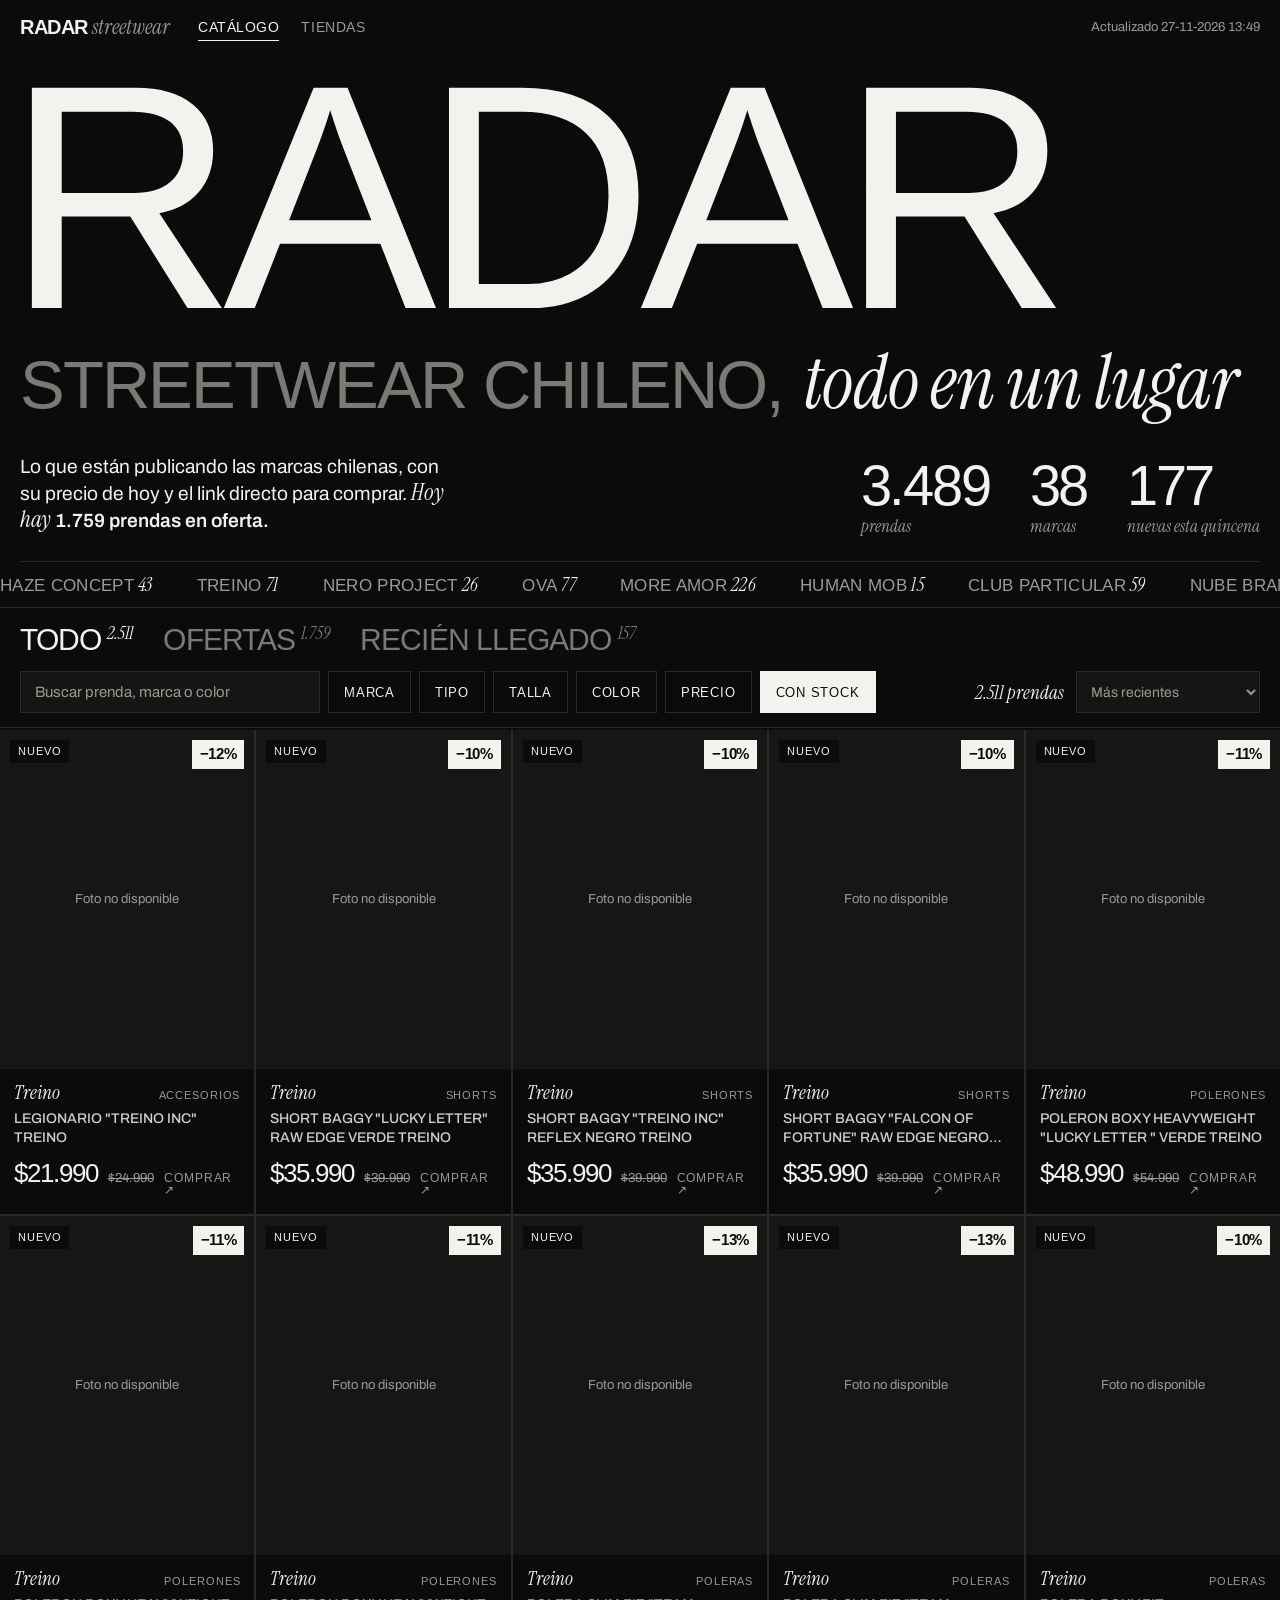
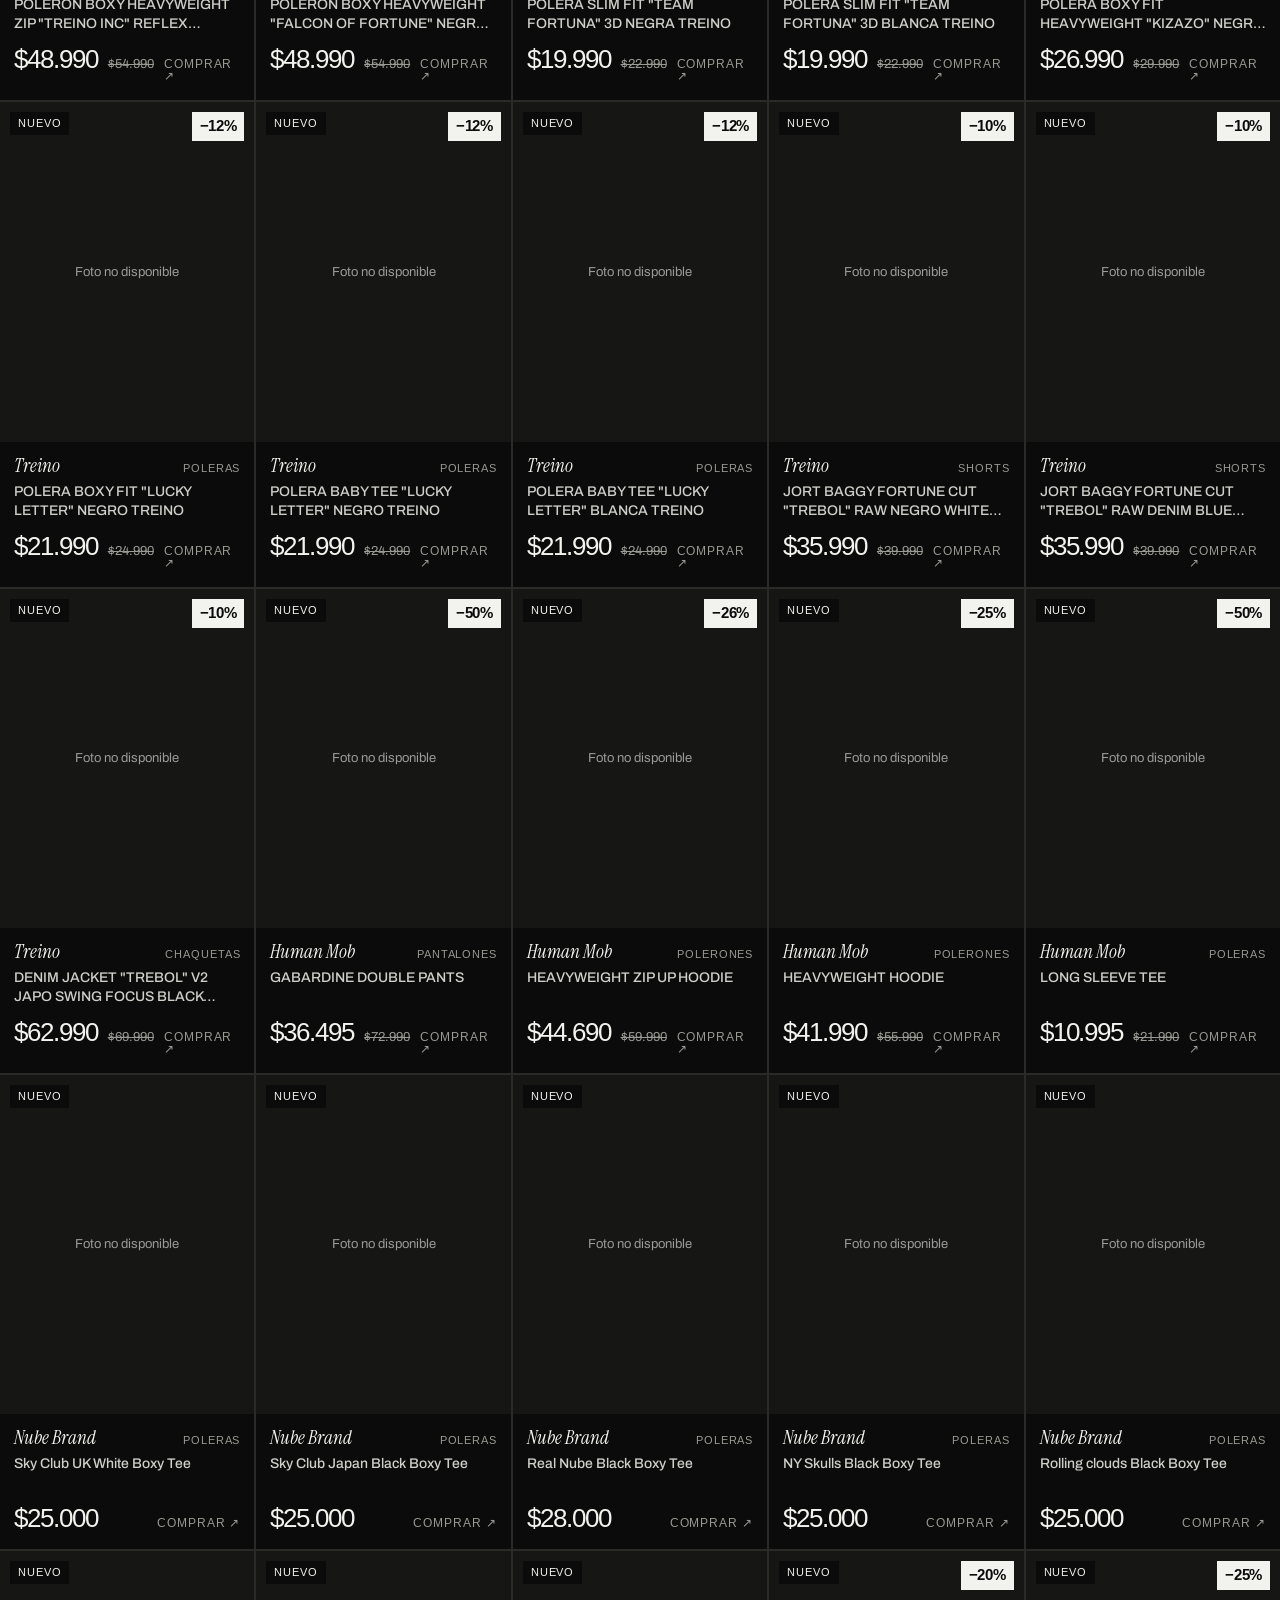
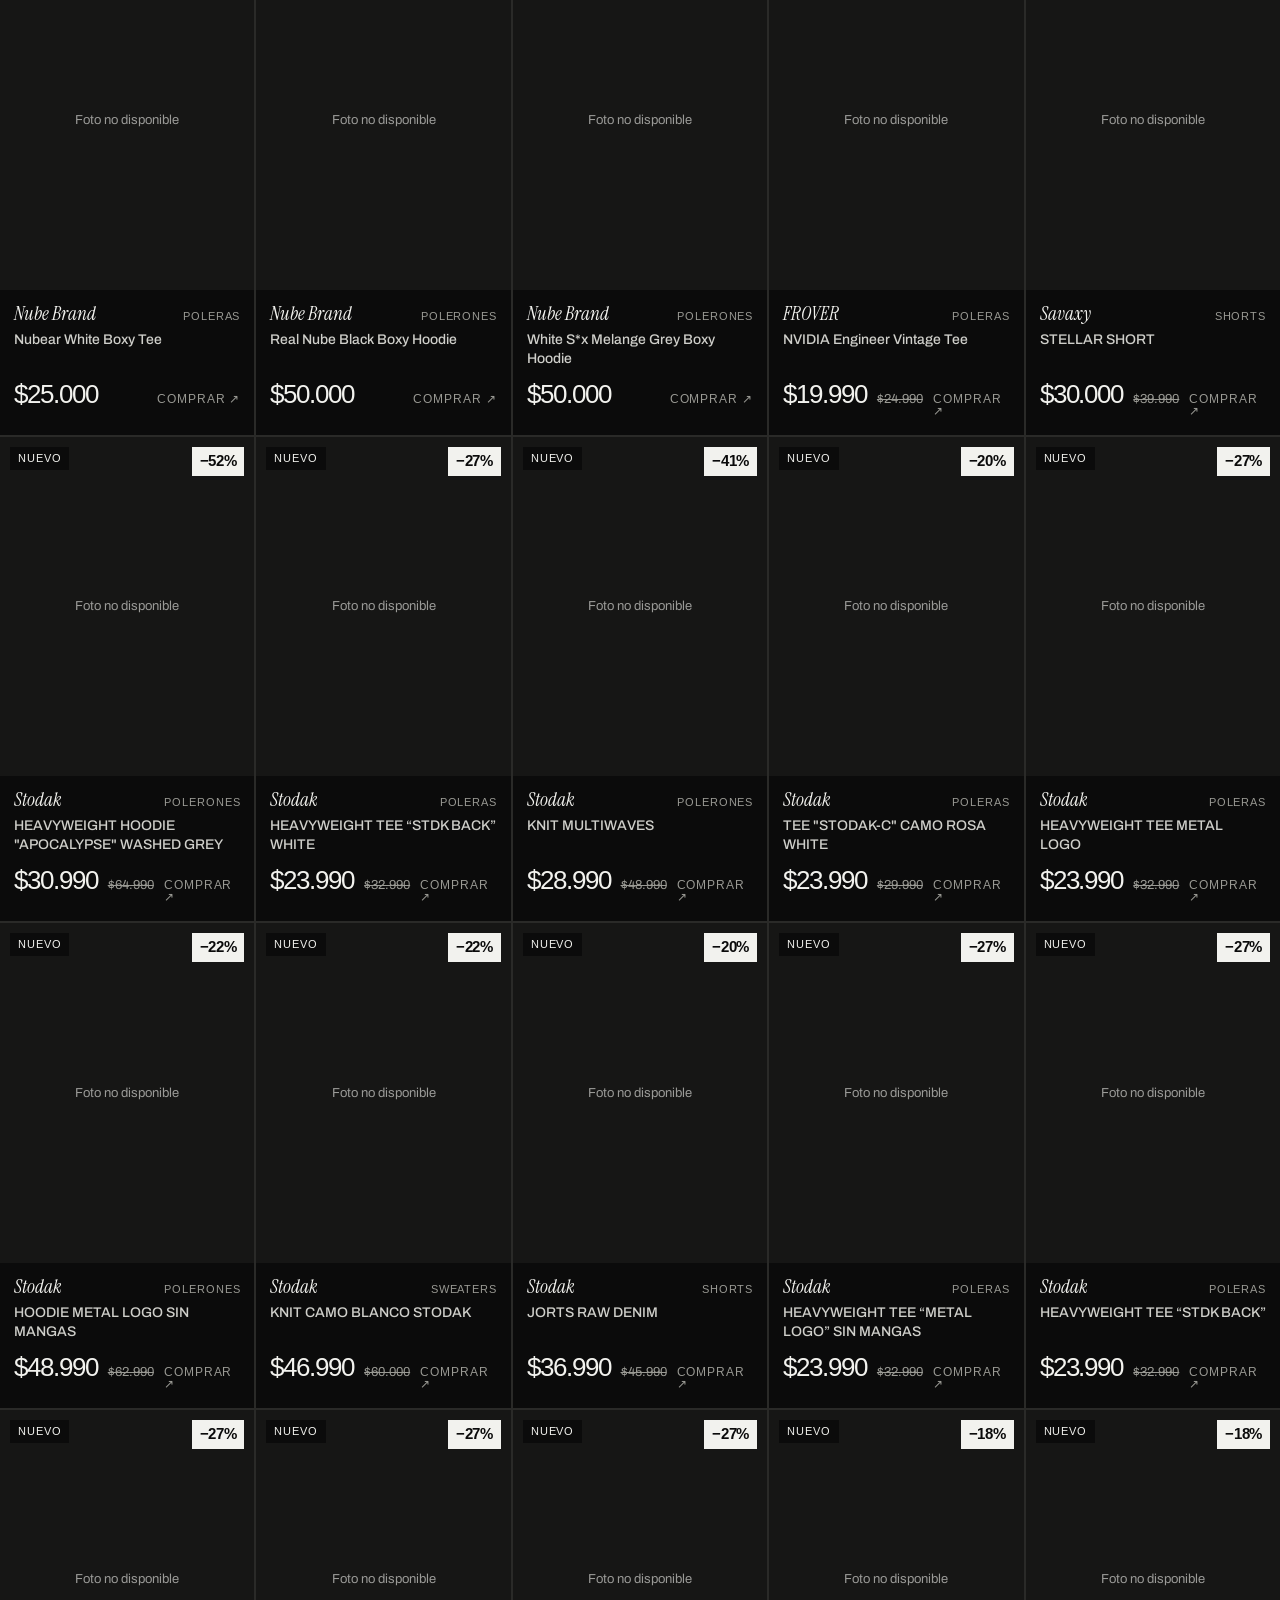
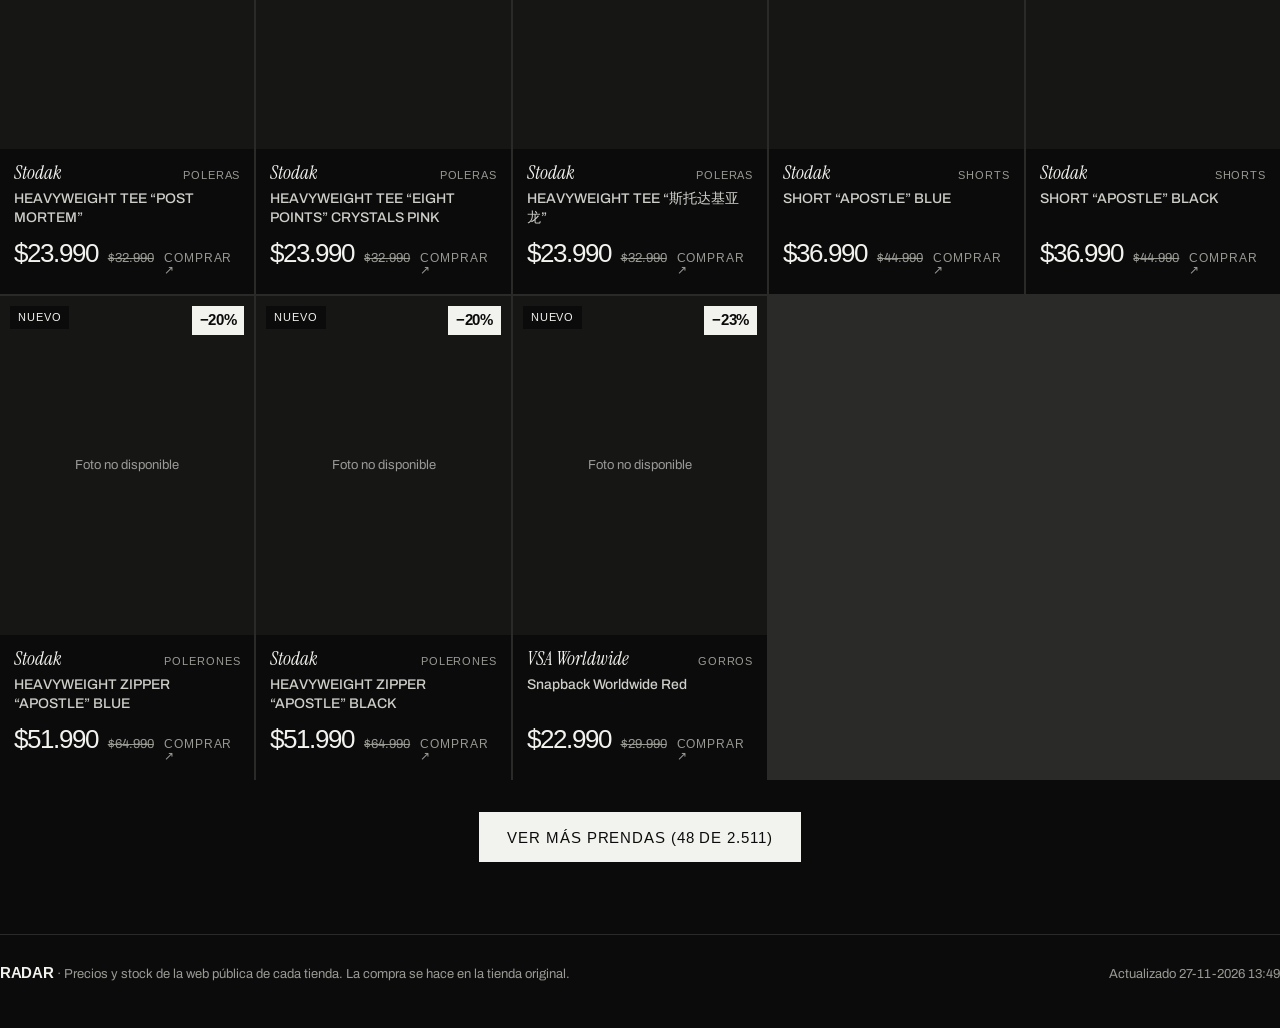
<file: index.html>
<!doctype html>
<html lang="es">
<head>
<meta charset="utf-8">
<meta name="viewport" content="width=device-width,initial-scale=1,viewport-fit=cover">
<title>Radar Streetwear CL</title>
<meta name="description" content="Todo lo que publican las marcas chilenas de streetwear en un solo lugar: precios, ofertas y tallas, actualizado a diario.">
<meta name="theme-color" content="#0b0b0b">
<link rel="preconnect" href="https://fonts.googleapis.com"><link rel="preconnect" href="https://fonts.gstatic.com" crossorigin>
<link href="https://fonts.googleapis.com/css2?family=Arimo:ital,wght@0,400;0,700;1,400&family=Archivo:wght@400;500;600&family=Instrument+Serif:ital@0;1&display=swap" rel="stylesheet">
<link rel="stylesheet" href="propuestas/core.css">
<style>
/* RADAR — negro de lookbook. Tres voces tipográficas:
   Arimo (grotesca ancha) para lo grande y las cifras · Instrument Serif cursiva para marcas y acentos · Archivo para leer.
   Escala con saltos fuertes: 25vw / 7vw / 56px / 24px / 15px / 12px. */
:root{
  --bg:#0b0b0b; --fg:#f2f2ee; --muted:#9a9a94; --dim:#7a7a74; --line:#2a2a28; --surface:#151514; --hover:#1f1f1d;
  --font:"Archivo",system-ui,sans-serif; --display:"Arimo","Helvetica Neue",Arial,sans-serif; --serif:"Instrument Serif",Georgia,serif;
  --radius-sm:0px; --max:1600px; --gut:20px; --focus:#f2f2ee;
  color-scheme:dark;
}
.top{position:sticky;top:0;z-index:30;background:var(--bg);border-bottom:1px solid transparent;transition:border-color .2s}
body.scrolled .top{border-bottom-color:var(--line)}
.top .wrap{display:flex;align-items:center;height:54px;gap:28px}
.mark{font:700 20px/1 var(--display);letter-spacing:-.02em;text-decoration:none;text-transform:uppercase}
.mark em{font:italic 400 21px/1 var(--serif);text-transform:none;letter-spacing:0;margin-left:4px;color:var(--muted)}
.nav{display:flex;gap:22px;font:400 14px/1 var(--display);text-transform:uppercase;letter-spacing:.04em}
.nav a{text-decoration:none;color:var(--muted);padding:6px 0;border-bottom:1px solid transparent}
.nav a[aria-current="page"]{color:var(--fg);border-color:var(--fg)}
.stamp{margin-left:auto;color:var(--muted);font-size:13px}

/* portada */
.hero{padding-top:18px}
.word{margin:0 0 0 -.045em;font:400 clamp(110px,25vw,420px)/.78 var(--display);letter-spacing:-.042em;text-transform:uppercase;white-space:nowrap}
.tagline{display:flex;flex-wrap:wrap;align-items:baseline;gap:0 .3em;margin:.35em 0 0;font:400 clamp(26px,5.2vw,86px)/1 var(--display);text-transform:uppercase;letter-spacing:-.03em;color:var(--dim)}
.tagline i{font:italic 400 1.12em/1 var(--serif);text-transform:none;letter-spacing:-.01em;color:var(--fg)}
.hero-row{display:grid;grid-template-columns:minmax(0,1fr) auto;gap:32px;align-items:end;margin-top:34px;padding-bottom:26px;border-bottom:1px solid var(--line)}
.lead{margin:0;font-size:clamp(17px,1.5vw,21px);line-height:1.4;max-width:40ch}
.lead b{font-weight:600}
.lead i{font:italic 400 1.2em/1 var(--serif)}
.figs{display:flex;gap:40px}
.fig b{display:block;font:400 clamp(40px,4.4vw,68px)/.9 var(--display);letter-spacing:-.04em}
.fig span{display:block;margin-top:6px;font:italic 400 17px/1 var(--serif);color:var(--muted)}

/* cinta de marcas */
.ticker{overflow:hidden;border-bottom:1px solid var(--line);white-space:nowrap}
.ticker .run{display:inline-flex;gap:44px;padding:13px 0;animation:run 70s linear infinite;font:400 17px/1 var(--display);text-transform:uppercase;letter-spacing:.02em;color:var(--muted)}
.ticker .run i{font:italic 400 19px/1 var(--serif);color:var(--fg);margin-left:4px}
.ticker:hover .run{animation-play-state:paused}
@keyframes run{to{transform:translateX(-50%)}}

/* barra de pestañas y filtros */
.bar{position:sticky;top:54px;z-index:25;background:var(--bg);padding:16px 0 14px;border-bottom:1px solid var(--line)}
.tabs{display:flex;gap:30px;margin-bottom:16px;overflow-x:auto;scrollbar-width:none}
.tab{background:none;border:0;padding:0;cursor:pointer;font:400 30px/1 var(--display);text-transform:uppercase;letter-spacing:-.03em;color:var(--dim);white-space:nowrap;transition:color .15s}
.tab .c{font:italic 400 18px/1 var(--serif);margin-left:6px;vertical-align:super;letter-spacing:0;text-transform:none}
.tab[aria-selected="true"]{color:var(--fg)}
.tab:hover{color:var(--fg)}
.search input{height:42px;padding:0 14px;background:var(--surface);border:1px solid var(--line);color:var(--fg)}
.search input::placeholder{color:var(--muted)}
.ctl{height:42px;padding:0 15px;background:transparent;border:1px solid var(--line);font:400 13px/1 var(--display);text-transform:uppercase;letter-spacing:.06em;transition:border-color .15s,background .15s,color .15s}
.ctl:hover,.ctl[aria-expanded="true"]{border-color:var(--fg)}
.ctl .n{background:var(--fg);color:var(--bg);font:700 11px/18px var(--display);min-width:18px;height:18px;text-align:center;padding:0 5px}
.ctl.on{background:var(--fg);color:var(--bg);border-color:var(--fg)}
.right{color:var(--muted);font-size:14px}
.right #count{font:italic 400 19px/1 var(--serif);color:var(--fg)}
.right select{height:42px;background:var(--surface);border:1px solid var(--line);padding:0 10px}
.active{margin-top:12px}
.chip{background:var(--surface);color:var(--fg)}
.presets button{border-color:var(--line)}

/* hoja de contactos */
.grid{grid-template-columns:repeat(auto-fill,minmax(250px,1fr));gap:2px;margin-top:2px;background:var(--line)}
.card{background:var(--bg)}
.pic{aspect-ratio:3/4;background:#161615}
.pic img{transition:transform .6s cubic-bezier(.2,.7,.2,1)}
.card:hover .pic img{transform:scale(1.045)}
.tag{position:absolute;top:10px;left:10px;display:flex;gap:4px;z-index:2}
.tag b{font:400 11px/1 var(--display);text-transform:uppercase;letter-spacing:.08em;padding:6px 8px;background:var(--bg);color:var(--fg)}
.off{position:absolute;top:10px;right:10px;z-index:2;background:var(--fg);color:var(--bg);font:700 15px/1 var(--display);letter-spacing:-.02em;padding:7px 8px}
.sz{position:absolute;left:0;right:0;bottom:0;display:flex;flex-wrap:wrap;gap:4px;padding:10px;background:rgba(11,11,11,.86);transform:translateY(100%);transition:transform .3s cubic-bezier(.2,.7,.2,1)}
.card:hover .sz,.card:focus-within .sz{transform:none}
.sz span{font:400 12px/1 var(--display);padding:5px 7px;border:1px solid #4a4a46}
.sz .none{border:0;color:var(--muted)}
.sz2{display:none}
.info{display:block;padding:14px 14px 18px;text-decoration:none}
.info .by{display:flex;justify-content:space-between;align-items:baseline;gap:8px}
.info .by em{font:italic 400 19px/1 var(--serif);color:var(--fg)}
.info .by span{font:400 11px/1 var(--display);text-transform:uppercase;letter-spacing:.08em;color:var(--muted)}
.info h3{margin:8px 0 12px;font:500 14px/1.35 var(--font);color:#cfcfca;overflow:hidden;display:-webkit-box;-webkit-line-clamp:2;-webkit-box-orient:vertical;min-height:38px}
.price{display:flex;align-items:baseline;gap:10px;font-variant-numeric:tabular-nums}
.price b{font:400 26px/1 var(--display);letter-spacing:-.04em}
.price s{color:var(--muted);font-size:13px}
.go{margin-left:auto;font:400 12px/1 var(--display);text-transform:uppercase;letter-spacing:.08em;color:var(--muted);transition:color .15s}
.card:hover .go{color:var(--fg)}
.empty{color:var(--muted);font:italic 400 22px/1.3 var(--serif)}
.skel .pic{background:#151514}
.more{height:50px;padding:0 28px;background:var(--fg);color:var(--bg);border:0;font:400 15px/1 var(--display);text-transform:uppercase;letter-spacing:.06em;transition:opacity .15s}
.more:hover{opacity:.85}

/* tiendas */
.page-h{margin:22px 0 0 -.04em;font:400 clamp(80px,17vw,280px)/.8 var(--display);letter-spacing:-.055em;text-transform:uppercase}
.page-sub{margin:18px 0 32px;font:italic 400 clamp(20px,2vw,28px)/1.25 var(--serif);color:var(--muted)}
.table th{color:var(--muted);font:400 11px/1 var(--display);text-transform:uppercase;letter-spacing:.08em}
.table td{height:60px}
.table td.name button{font:italic 400 28px/1 var(--serif)}
.table td.r,.table th.r{padding-right:32px}
.table td.r{font:400 18px/1 var(--display);letter-spacing:-.02em}
.table a{font-size:14px}
.foot{margin:72px 0 0;padding:30px 0 44px;border-top:1px solid var(--line);color:var(--muted);font-size:13px;display:flex;justify-content:space-between;gap:16px;flex-wrap:wrap}
.foot b{font:700 15px/1 var(--display);letter-spacing:-.02em;color:var(--fg);text-transform:uppercase}

@media (max-width:760px){
  :root{--gut:14px}
  .stamp{display:none}
  .nav{margin-left:auto}
  .mark em{display:none}
  .word{font-size:27vw}
  .hero-row{grid-template-columns:1fr;gap:22px;margin-top:24px}
  .figs{gap:28px}
  .bar{position:static}
  .nav a{padding:14px 0}
  .tab{font-size:23px;padding:10px 0}
  .tabs{margin-bottom:8px}
  .grid{grid-template-columns:repeat(2,minmax(0,1fr))}
  .info{padding:10px 10px 14px}
  .info .by em{font-size:16px}
  .info .by span{display:none}
  .info h3{font-size:13px}
  .price b{font-size:21px}
  .go{display:none}
  .sz{display:none}
  .sz2{display:flex;flex-wrap:wrap;gap:4px;margin-top:10px}
  .sz2 span{font:400 11px/1 var(--display);padding:4px 6px;border:1px solid #4a4a46;color:var(--fg)}
  .sz2 .none{border:0;padding:0;color:var(--muted)}
  .table td.name button{font-size:22px}
}
</style>
</head>
<body>
<header class="top"><div class="wrap">
  <a class="mark" href="#">Radar<em>streetwear</em></a>
  <nav class="nav" aria-label="Secciones"><a href="#" data-view="catalog">Catálogo</a><a href="#tiendas" data-view="stores">Tiendas</a></nav>
  <span class="stamp num" data-stamp></span>
</div></header>

<main>
<section id="v-catalog">
  <div class="wrap hero">
    <h1 class="word">Radar</h1>
    <p class="tagline">Streetwear chileno, <i>todo en un lugar</i></p>
    <div class="hero-row">
      <p class="lead" id="finding">Cargando las prendas de todas las tiendas…</p>
      <div class="figs num" id="figs"></div>
    </div>
  </div>
  <div class="ticker" aria-hidden="true"><div class="run" id="run"></div></div>

  <div class="bar"><div class="wrap">
    <div class="tabs" role="tablist" aria-label="Qué prendas mostrar">
      <button class="tab" role="tab" data-tab="all" aria-selected="true">Todo<span class="c num" id="c-all"></span></button>
      <button class="tab" role="tab" data-tab="sale" aria-selected="false">Ofertas<span class="c num" id="c-sale"></span></button>
      <button class="tab" role="tab" data-tab="new" aria-selected="false">Recién llegado<span class="c num" id="c-new"></span></button>
    </div>
    <div class="tools">
      <label class="search"><input type="search" id="q" placeholder="Buscar prenda, marca o color" aria-label="Buscar" autocomplete="off"></label>
      <div class="filters">
        <div class="dd" data-key="brand"><button class="ctl" type="button" aria-expanded="false">Marca <span class="n num"></span></button></div>
        <div class="dd" data-key="cat"><button class="ctl" type="button" aria-expanded="false">Tipo <span class="n num"></span></button></div>
        <div class="dd" data-key="size"><button class="ctl" type="button" aria-expanded="false">Talla <span class="n num"></span></button></div>
        <div class="dd" data-key="color"><button class="ctl" type="button" aria-expanded="false">Color <span class="n num"></span></button></div>
        <div class="dd" data-key="price"><button class="ctl" type="button" aria-expanded="false">Precio <span class="n num"></span></button></div>
        <button class="ctl" type="button" id="tStock" aria-pressed="true">Con stock</button>
      </div>
      <div class="right"><span class="num" id="count"></span>
        <select id="sort" aria-label="Ordenar"><option value="rel">Más recientes</option><option value="asc">Precio: menor a mayor</option><option value="desc">Precio: mayor a menor</option><option value="disc">Mayor descuento</option></select>
      </div>
    </div>
    <div class="active" id="active"></div>
  </div></div>

  <div class="grid" id="grid" aria-live="polite"></div>
  <div class="wrap"><button class="more num" id="more" type="button" hidden></button></div>
</section>

<section id="v-stores" class="wrap" hidden>
  <h1 class="page-h">Tiendas</h1>
  <p class="page-sub num" id="stores-sub"></p>
  <div style="overflow-x:auto"><table class="table" id="stores-table"><thead><tr><th>Marca</th><th class="r">Prendas</th><th class="r opt-col">Con stock</th><th class="r">En oferta</th><th>Tienda</th><th class="opt-col">Instagram</th></tr></thead><tbody></tbody></table></div>
</section>

<footer class="wrap foot"><span><b>Radar</b> · Precios y stock de la web pública de cada tienda. La compra se hace en la tienda original.</span><span data-stamp></span></footer>
</main>

<script>
window.RADAR={id:"main",data:"data.json",
  finding(s,h){
    document.getElementById("finding").innerHTML=`Lo que están publicando las marcas chilenas, con su precio de hoy y el link directo para comprar. <i>Hoy hay</i> <b>${h.int(s.sale)} prendas en oferta.</b>`;
    document.getElementById("figs").innerHTML=`<div class="fig"><b>${h.int(s.items)}</b><span>prendas</span></div><div class="fig"><b>${s.brands}</b><span>marcas</span></div>`+(s.fresh?`<div class="fig"><b>${h.int(s.fresh)}</b><span>nuevas esta quincena</span></div>`:"");
  },
  ticker(d,h){
    const c={};d.items.forEach(i=>c[i.brand]=(c[i.brand]||0)+1);
    const row=d.stores.filter(s=>c[s.brand]).map(s=>`<span>${h.esc(s.brand)}<i>${c[s.brand]}</i></span>`).join("");
    document.getElementById("run").innerHTML=row+row;
  },
  card(i,h){
    const d=h.disc(i);
    const tags=[h.isNew(i)?`<b>Nuevo</b>`:"",!i.available?`<b>Agotado</b>`:""].join("");
    return `<article class="card">
      <a class="pic" href="${h.esc(i.url)}" target="_blank" rel="noopener noreferrer" tabindex="-1">${h.pic(i)}${tags?`<span class="tag">${tags}</span>`:""}${d?`<span class="off">−${d}%</span>`:""}<span class="sz">${h.sizes(i)}</span></a>
      <a class="info" href="${h.esc(i.url)}" target="_blank" rel="noopener noreferrer">
        <span class="by"><em>${h.esc(i.brand)}</em><span>${h.esc(i.cat)}</span></span>
        <h3>${h.esc(i.title)}</h3>
        <span class="price"><b>${h.fmt(i.price)}</b>${d?`<s>${h.fmt(i.compare_at)}</s>`:""}<span class="go">Comprar ↗</span></span>
        <span class="sz2">${h.sizes(i)}</span>
      </a></article>`;
  }};
</script>
<script src="propuestas/core.js"></script>
</body>
</html>
</file>
<file: propuestas/core.css>
/* Estructura común de las propuestas. Cada diseño define las variables y su propio estilo encima. */
*{box-sizing:border-box}
html,body{margin:0}
body{background:var(--bg);color:var(--fg);font:400 15px/1.45 var(--font);-webkit-font-smoothing:antialiased}
button,input,select{font:inherit;color:inherit}
a{color:inherit}
img{max-width:100%}
[hidden]{display:none!important}
:focus-visible{outline:2px solid var(--focus,currentColor);outline-offset:2px}
.num{font-variant-numeric:tabular-nums}
.wrap{max-width:var(--max,1320px);margin:0 auto;padding-left:max(var(--gut,24px),env(safe-area-inset-left,0px));padding-right:max(var(--gut,24px),env(safe-area-inset-right,0px))}

/* selector de propuestas */
.switch{background:#111;color:#fff;font:500 12px/1 system-ui,sans-serif}
.switch .wrap{display:flex;gap:6px;align-items:center;height:34px;overflow-x:auto;white-space:nowrap}
.switch span{opacity:.6;margin-right:6px}
.switch a{text-decoration:none;padding:6px 10px;border-radius:4px;opacity:.75}
.switch a:hover{opacity:1}
.switch a[aria-current="page"]{background:#fff;color:#111;opacity:1}

/* herramientas */
.tools{display:flex;flex-wrap:wrap;gap:8px;align-items:center}
.search{position:relative;flex:0 1 300px;min-width:200px}
.search input{width:100%}
.filters{display:flex;gap:8px;flex-wrap:wrap}
.dd{position:relative}
.ctl{display:inline-flex;align-items:center;gap:6px;cursor:pointer;white-space:nowrap}
.ctl .n:empty{display:none}
.ctl .tick{display:none}
.ctl.on .tick{display:block}
.right{margin-left:auto;display:flex;align-items:center;gap:12px}

/* menús desplegables */
.panel{position:absolute;top:calc(100% + 6px);left:0;z-index:40;width:290px;max-width:calc(100vw - 32px);background:var(--panel-bg,var(--surface));color:var(--panel-fg,var(--fg));border:1px solid var(--line);border-radius:var(--radius-sm,6px);box-shadow:0 16px 40px rgba(0,0,0,.18);padding:8px;font-size:14px}
.panel input[type=search],.panel input[type=number]{width:100%;height:36px;padding:0 10px;border:1px solid var(--line);border-radius:var(--radius-sm,6px);background:transparent}
.panel input[type=search]{margin-bottom:6px}
.opts{max-height:320px;overflow:auto}
.opt{display:flex;align-items:center;gap:10px;min-height:36px;padding:0 8px;border-radius:var(--radius-sm,6px);cursor:pointer}
.opt:hover{background:var(--hover)}
.opt input{width:16px;height:16px;margin:0;accent-color:var(--fg)}
.opt .c{margin-left:auto;opacity:.65;font-variant-numeric:tabular-nums}
.opt.zero{opacity:.5}
.sizes-grid{display:grid;grid-template-columns:repeat(4,1fr);gap:6px;padding:4px}
.sizes-grid label{position:relative;display:flex;align-items:center;justify-content:center;height:38px;border:1px solid var(--line);border-radius:var(--radius-sm,6px);cursor:pointer;font-weight:600}
.sizes-grid input{position:absolute;opacity:0;pointer-events:none}
.sizes-grid label:has(input:checked){background:var(--fg);color:var(--bg);border-color:var(--fg)}
.sw{width:14px;height:14px;border-radius:50%;flex:none;box-shadow:inset 0 0 0 1px rgba(128,128,128,.4)}
.prow{display:flex;gap:8px;padding:4px}
.presets{display:flex;flex-wrap:wrap;gap:6px;padding:6px 4px}
.presets button{height:30px;padding:0 10px;border:1px solid var(--line);border-radius:15px;background:transparent;cursor:pointer}
.pfoot{display:flex;justify-content:space-between;padding:8px 4px 2px;margin-top:6px;border-top:1px solid var(--line)}
.plink{background:none;border:0;padding:4px;cursor:pointer;font-weight:600;text-decoration:underline;text-underline-offset:3px}
.plink.quiet{opacity:.65}

.active{display:flex;flex-wrap:wrap;gap:6px}
.active:empty{display:none}
.chip{display:inline-flex;align-items:center;gap:6px;height:30px;padding:0 8px 0 12px;border:0;cursor:pointer;font-size:13px}
.chip span{opacity:.6}

.grid{display:grid}
.card{min-width:0;position:relative}
.pic{position:relative;display:block;overflow:hidden}
.pic img{width:100%;height:100%;object-fit:cover;display:block}
.pic .ph{position:absolute;inset:0;display:grid;place-items:center;font-size:13px;opacity:.6}
.empty{grid-column:1/-1;padding:40px 24px;text-align:center;opacity:.75}
.more{display:block;margin:32px auto 0;cursor:pointer}

/* tabla de tiendas */
.table{width:100%;border-collapse:collapse;font-variant-numeric:tabular-nums}
.table th{text-align:left;font-weight:500;white-space:nowrap;padding:0 12px 10px 0}
.table td{padding:0 12px 0 0;height:52px;border-bottom:1px solid var(--line);white-space:nowrap}
.table .r{text-align:right}
.table td.name{width:38%}
.table td.name button{background:none;border:0;padding:0;cursor:pointer;text-align:left}
.table td.name button:hover{text-decoration:underline;text-underline-offset:4px}
.table .zero,.table .dash{opacity:.45}
.table a{text-underline-offset:3px}

@media (max-width:760px){
  .search{flex:1 1 100%}
  .filters{flex-wrap:nowrap;overflow-x:auto;width:100%;scrollbar-width:none;padding-bottom:2px}
  .filters::-webkit-scrollbar{display:none}
  .right{margin-left:0;width:100%;justify-content:space-between}
  .dd{position:static}
  .panel{left:16px;right:16px;width:auto;max-width:none;top:auto;margin-top:6px}
  .table th.opt-col,.table td.opt-col{display:none}
  .table td.name{width:auto;white-space:normal}
}
@media (prefers-reduced-motion:reduce){*,*::before,*::after{animation:none!important;transition:none!important}}
</file>
